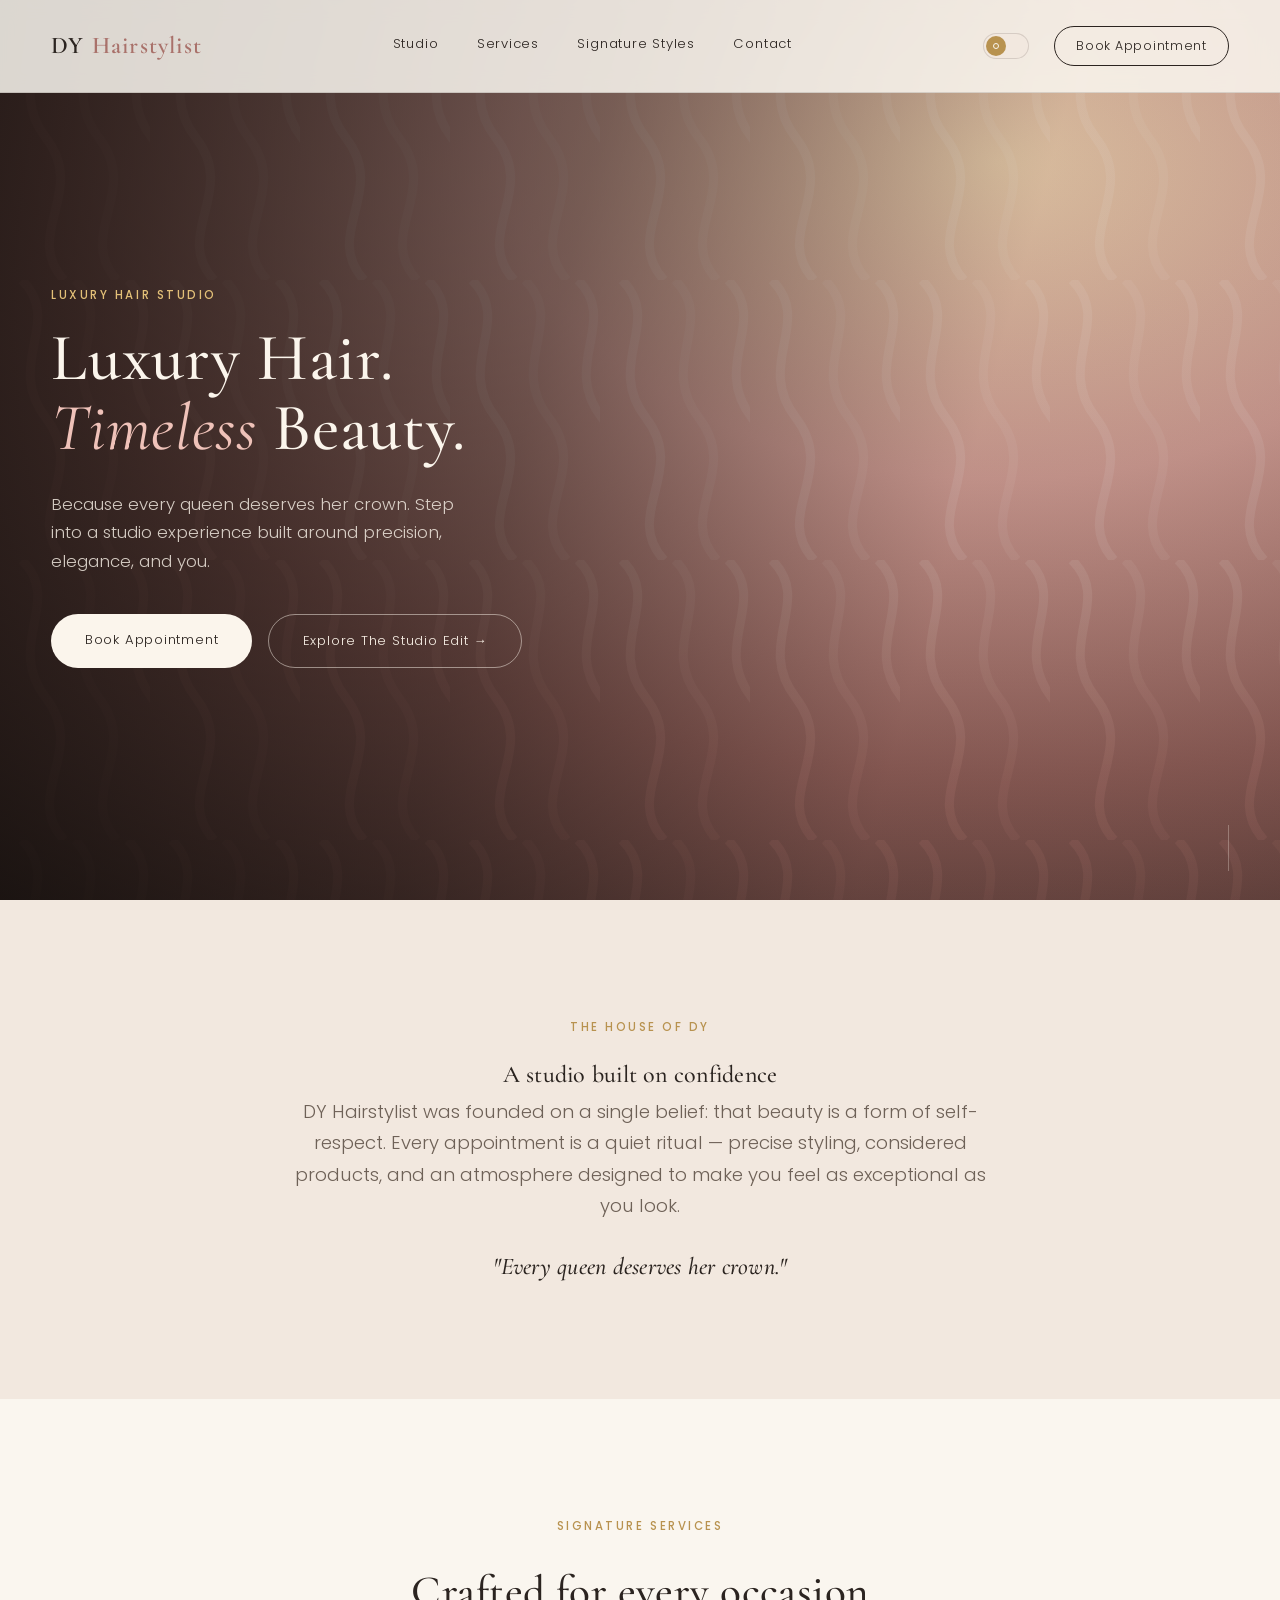
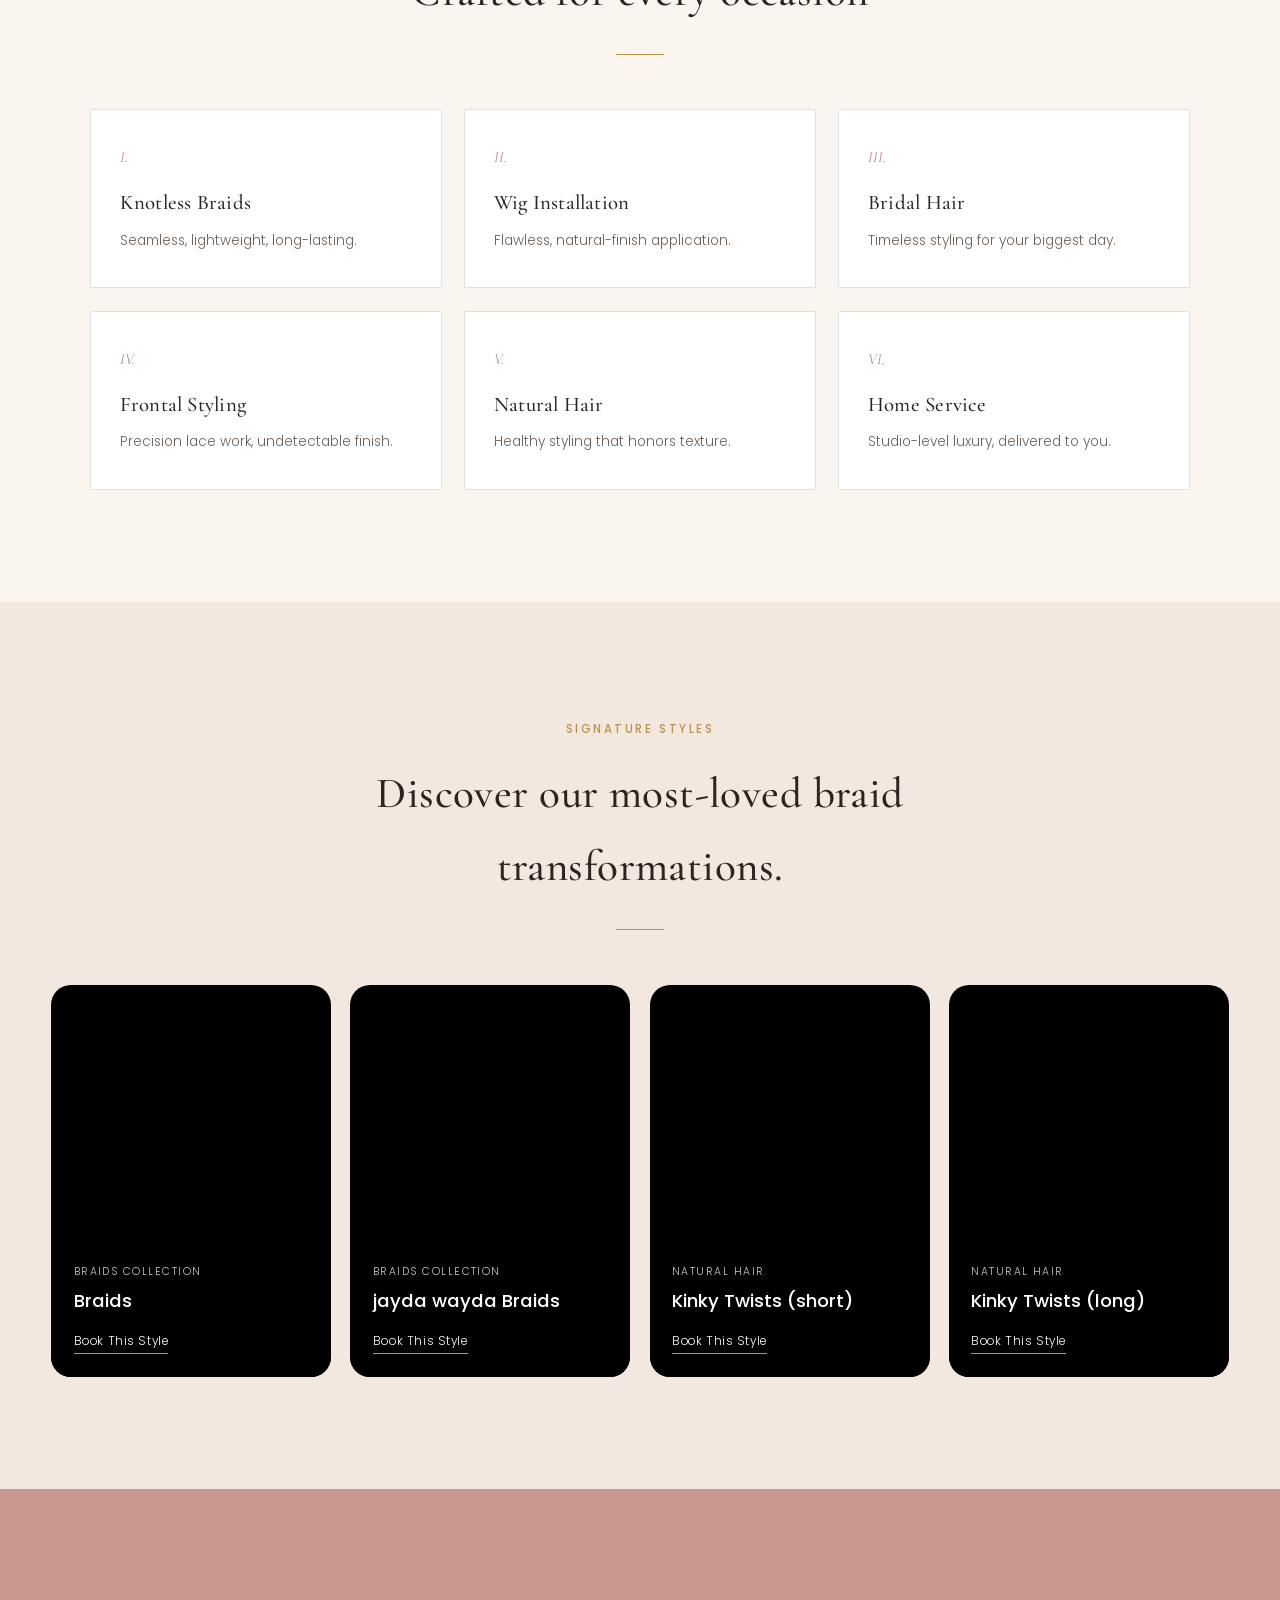
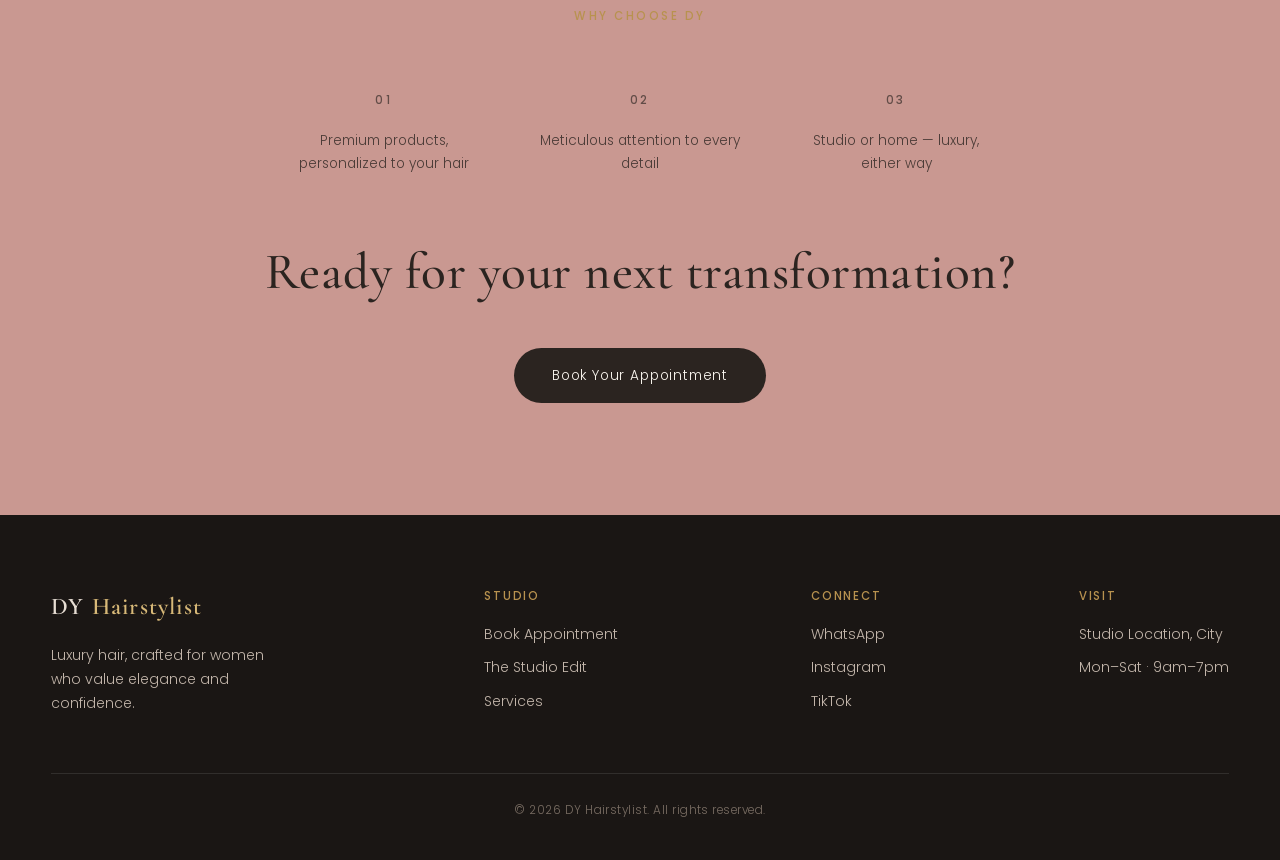
<file: index.html>
<!DOCTYPE html>
<html lang="en">

<head>
  <meta charset="UTF-8">
  <meta name="viewport" content="width=device-width, initial-scale=1.0">
  <title>DY Hairstylist — Luxury Hair Studio</title>
  <link rel="preconnect" href="https://fonts.googleapis.com">
  <link
    href="https://fonts.googleapis.com/css2?family=Cormorant+Garamond:ital,wght@0,300;0,400;0,500;0,600;1,400;1,500&family=Poppins:wght@300;400;500;600&display=swap"
    rel="stylesheet">
    <link rel="stylesheet" href="/style.css">

</head>

<body>

  <nav>
    <div class="logo">DY <span>Hairstylist</span></div>
    <div class="nav-links">
      <a href="#about">Studio</a>
      <a href="#services">Services</a>
      <a href="#edit">Signature Styles</a>
      <a href="#contact">Contact</a>
    </div>
    <div class="nav-right">
      <button class="theme-toggle" id="themeToggle" aria-label="Toggle dark mode">
        <span class="knob">
          <svg id="toggleIcon" viewBox="0 0 24 24" fill="none" stroke-width="2">
            <circle cx="12" cy="12" r="5"></circle>
          </svg>
        </span>
      </button>
      <a href="/booking.html" class="book-pill">Book Appointment</a>
      <button class="hamburger" id="hamburgerBtn" aria-label="Open menu">
        <span></span><span></span><span></span>
      </button>
    </div>
  </nav>

  <div class="menu-backdrop" id="menuBackdrop"></div>
  <div class="mobile-menu" id="mobileMenu">
    <a href="#about">Studio</a>
    <a href="#services">Services</a>
    <a href="#edit">The Edit</a>
    <a href="#contact">Contact</a>
  </div>

  <section class="hero">
    <div class="hero-bg"></div>
    <div class="hero-weave"></div>
    <div class="hero-scrim"></div>
    <!--
    PLACEHOLDER: this hero-bg/hero-weave layer stands in for real footage.
    Swap <div class="hero-bg"></div> for:
    <video autoplay muted loop playsinline class="hero-bg"
           poster="braid-poster.jpg" style="object-fit:cover;width:100%;height:100%;">
      <source src="braiding-session.mp4" type="video/mp4">
    </video>
    Ideal footage/photo: a stylist braiding a client's hair in the studio —
    hands mid-motion, warm lighting, close enough to see the parting and technique.
  -->
    <div class="hero-copy">
      <span class="eyebrow">Luxury Hair Studio</span>
      <h1>Luxury Hair.<br><em>Timeless</em> Beauty.</h1>
      <p class="sub">Because every queen deserves her crown. Step into a studio experience built around precision,
        elegance, and you.</p>
      <div class="hero-ctas">
        <a href="/booking.html" class="btn-primary">Book Appointment</a>
        <a href="#edit" class="btn-ghost">Explore The Studio Edit →</a>
      </div>
    </div>
    <div class="scroll-cue"></div>
  </section>

  <section class="about" id="about">
    <div class="about-inner reveal">
      <span class="eyebrow">The House of DY</span>
      <h2>A studio built on confidence</h2>
      <p>DY Hairstylist was founded on a single belief: that beauty is a form of self-respect. Every appointment is a
        quiet ritual — precise styling, considered products, and an atmosphere designed to make you feel as exceptional
        as you look.</p>
      <p class="display">"Every queen deserves her crown."</p>
    </div>
  </section>

  <section id="services">
    <div class="section-head reveal">
      <span class="eyebrow">Signature Services</span>
      <h2>Crafted for every occasion</h2>
      <div class="rule"></div>
    </div>
    <div class="services-grid">
      <div class="service-card reveal reveal-stagger"><span class="num">I.</span>
        <h3>Knotless Braids</h3>
        <p>Seamless, lightweight, long-lasting.</p>
      </div>
      <div class="service-card reveal reveal-stagger"><span class="num">II.</span>
        <h3>Wig Installation</h3>
        <p>Flawless, natural-finish application.</p>
      </div>
      <div class="service-card reveal reveal-stagger"><span class="num">III.</span>
        <h3>Bridal Hair</h3>
        <p>Timeless styling for your biggest day.</p>
      </div>
      <div class="service-card reveal reveal-stagger"><span class="num">IV.</span>
        <h3>Frontal Styling</h3>
        <p>Precision lace work, undetectable finish.</p>
      </div>
      <div class="service-card reveal reveal-stagger"><span class="num">V.</span>
        <h3>Natural Hair</h3>
        <p>Healthy styling that honors texture.</p>
      </div>
      <div class="service-card reveal reveal-stagger"><span class="num">VI.</span>
        <h3>Home Service</h3>
        <p>Studio-level luxury, delivered to you.</p>
      </div>
    </div>
  </section>

  <section class="about" id="edit">

    <div class="section-head reveal">
      <span class="eyebrow">Signature Styles</span>
      <h2>Discover our most-loved braid transformations.</h2>
      <div class="rule"></div>
    </div>

    <div class="edit-grid">

      <!-- Card 1 -->
      <div class="edit-card reveal reveal-stagger">
        <video autoplay muted loop playsinline>
          <source src="/braids_collections/Goddes braids.mp4" type="video/mp4">
        </video>

        <div class="info">
          <div class="cat">Braids Collection</div>
          <h4> Braids</h4>
          <a href="/booking.html" class="book-link">Book This Style</a>
        </div>
      </div>

      <!-- Card 2 -->
      <div class="edit-card reveal reveal-stagger">
        <video autoplay muted loop playsinline>
          <source src="/braids_collections/jayda wayda Braids.mp4" type="video/mp4">
        </video>

        <div class="info">
          <div class="cat">Braids Collection</div>
          <h4>jayda wayda Braids</h4>
          <a href="/booking.html" class="book-link">Book This Style</a>
        </div>
      </div>

      <!-- Card 3 -->
      <div class="edit-card reveal reveal-stagger">
        <video autoplay muted loop playsinline>
          <source src="/braids_collections/Kinky Twists short.mp4" type="video/mp4">
        </video>

        <div class="info">
          <div class="cat">Natural Hair</div>
          <h4>Kinky Twists (short) </h4>
          <a href="/booking.html" class="book-link">Book This Style</a>
        </div>
      </div>

      <!-- Card 4 -->
      <div class="edit-card reveal reveal-stagger">
        <video autoplay muted loop playsinline>
          <source src="/braids_collections/Kinky Twist long.mp4" type="video/mp4">
        </video>

        <div class="info">
          <div class="cat">Natural Hair</div>
          <h4>Kinky Twists (long) </h4>
          <a href="/booking.html" class="book-link">Book This Style</a>
        </div>
      </div>

    </div>

  </section>

  <section class="why-cta">
    <span class="eyebrow">Why Choose DY</span>
    <div class="why-pillars">
      <div class="pillar reveal reveal-stagger"><span class="eyebrow">01</span>
        <p>Premium products, personalized to your hair</p>
      </div>
      <div class="pillar reveal reveal-stagger"><span class="eyebrow">02</span>
        <p>Meticulous attention to every detail</p>
      </div>
      <div class="pillar reveal reveal-stagger"><span class="eyebrow">03</span>
        <p>Studio or home — luxury, either way</p>
      </div>
    </div>
    <h2>Ready for your next transformation?</h2>
    <a href="/booking.html" class="btn-dark">Book Your Appointment</a>
  </section>

  <footer id="contact">
    <div class="footer-grid">
      <div class="footer-col">
        <div class="logo">DY <span style="color:#D8B978">Hairstylist</span></div>
        <p style="margin-top:1rem; max-width:240px;">Luxury hair, crafted for women who value elegance and confidence.
        </p>
      </div>
      <div class="footer-col">
        <h4>Studio</h4>
        <a href="/booking.html">Book Appointment</a>
        <a href="about">The Studio Edit</a>
        <a href="services">Services</a>
      </div>
      <div class="footer-col">
        <h4>Connect</h4>
        <a href="/booking.html">WhatsApp</a>
        <a href="https://www.instagram.com/dyhairstylist29?igsh=ejQ3ZHoxNHY3MTBs -IG">Instagram</a>
        <a href="https://www.tiktok.com/@dy_hairstylist?is_from_webapp=1&sender_device=pc">TikTok</a>
      </div>
      <div class="footer-col">
        <h4>Visit</h4>
        <p>Studio Location, City</p>
        <p>Mon–Sat · 9am–7pm</p>
      </div>
    </div>
    <div class="footer-bottom">© 2026 DY Hairstylist. All rights reserved.</div>
  </footer>
    
  <script src="/script.js"></script>
  </body>
  </html>
</file>
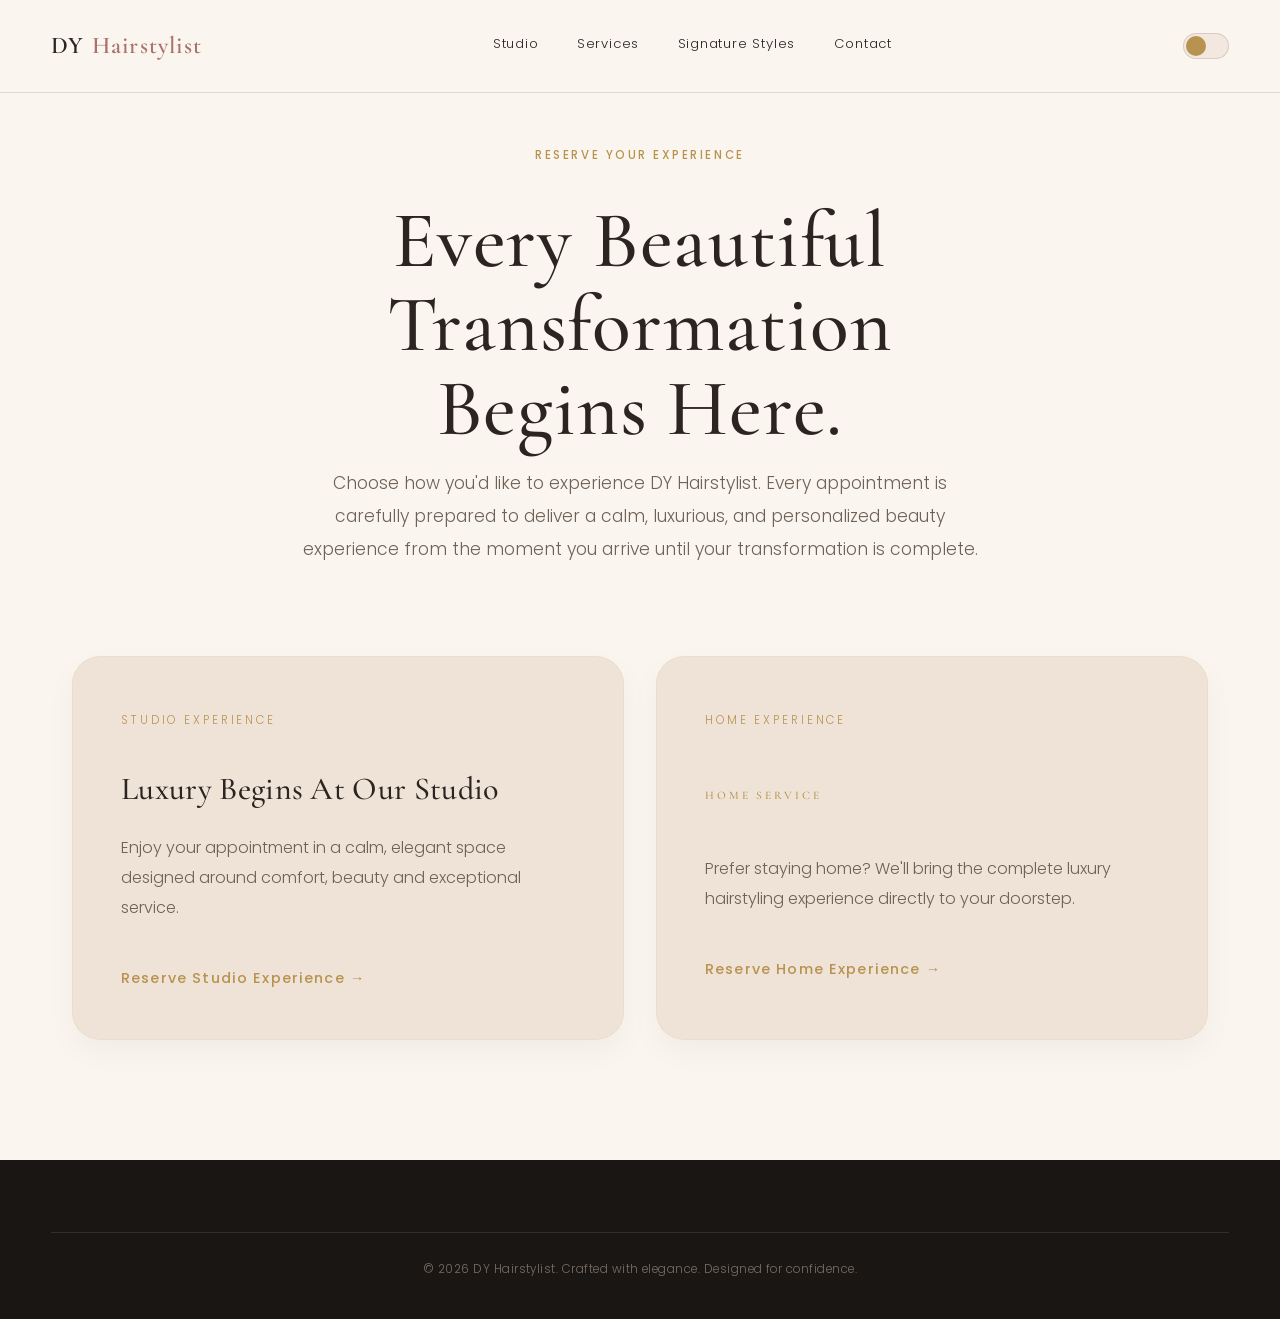
<file: booking.html>
<!DOCTYPE html>
<html lang="en">

<head>
    <meta charset="UTF-8">
    <meta name="viewport" content="width=device-width, initial-scale=1.0">

    <title>Reserve Your Experience | DY Hairstylist</title>

    <!-- Fonts -->
    <link rel="preconnect" href="https://fonts.googleapis.com">

    <link
        href="https://fonts.googleapis.com/css2?family=Cormorant+Garamond:wght@300;400;500;600&family=Poppins:wght@300;400;500;600&display=swap"
        rel="stylesheet">

    <link rel="stylesheet" href="/style.css">
    <link rel="stylesheet" href="/booking.css">
</head>

<body>

    <!-- ================= NAVIGATION ================= -->

    <nav>

        <div class="logo">
            DY <span>Hairstylist</span>
        </div>

        <div class="nav-links">
            <a href="index.html#about">Studio</a>
            <a href="index.html#services">Services</a>
            <a href="index.html#edit">Signature Styles</a>
            <a href="index.html#contact">Contact</a>
        </div>

        <div class="nav-right">

            <button class="theme-toggle" id="themeToggle">

                <span class="knob">

                    <svg id="toggleIcon" viewBox="0 0 24 24"></svg>

                </span>

            </button>

        </div>

    </nav>

    <!-- ================= HERO ================= -->

    <section class="booking-hero">

        <span class="eyebrow reveal">
            Reserve Your Experience
        </span>

        <h1 class="reveal">
            Every Beautiful Transformation
            <br>
            Begins Here.
        </h1>

        <p class="reveal">

            Choose how you'd like to experience
            DY Hairstylist.

            Every appointment is carefully prepared to deliver a calm, luxurious, and personalized beauty experience
            from the moment you arrive until your transformation is complete.

        </p>

    </section>

    <!-- ================= EXPERIENCE ================= -->

    <section class="experience-section">

        <div class="experience-grid">

            <!-- Studio -->

            <div class="experience-card reveal" data-experience="Studio Experience">

                <span class="experience-label">

                    Studio Experience

                </span>

                <h3>

                    Luxury Begins At Our Studio

                </h3>

                <p>

                    Enjoy your appointment in a calm,
                    elegant space designed around comfort,
                    beauty and exceptional service.

                </p>

                <button class="choose-btn">

                    Reserve Studio Experience →

                </button>
            </div>

            <!-- Home -->

            <div class="experience-card reveal" data-experience="Home Service">

                <span class="experience-label">

                    Home Experience

                </span>

                <h3>

                    <span class="experience-label">

                        Home Service

                    </span>

                </h3>

                <p>

                    Prefer staying home?

                    We'll bring the complete luxury
                    hairstyling experience directly
                    to your doorstep.

                </p>

                <button class="choose-btn">

                    Reserve Home Experience →

                </button>
            </div>

        </div>

    </section>

    <!-- ================= FORM ================= -->

    <section id="bookingFormSection" class="booking-section hidden">

        <div class="booking-intro">
            <span class="eyebrow" id="bookingGreeting">
                Welcome.
            </span>

            <h2>Let's plan your experience.</h2>

            <p>

                Every appointment is thoughtfully prepared around your chosen service and preferred schedule.

                Complete the details below and we'll begin preparing your luxury experience.

            </p>
        </div>

        <form id="bookingForm" class="booking-form">

            <div class="form-group">
                <label>Full Name</label>
                <input type="text" id="fullName" required>
            </div>

            <div class="form-group">
                <label>Phone Number</label>
                <input type="tel" id="phone" required>
            </div>

            <div class="form-group">
                <label>Email Address (Optional)</label>
                <input type="email" id="email">
            </div>

            <div class="form-group">

                <label>Choose a Service</label>

                <select id="service" required>

                    <option value="">Select a Service</option>

                    <optgroup label="Braids">

                        <option>Knotless Braids</option>
                        <option>Boho Braids</option>
                        <option>Stitch Braids</option>
                        <option>Fulani Braids</option>
                        <option>Goddess Braids</option>
                        <option>Cornrows</option>
                        <option>Kinky Twists</option>

                    </optgroup>

                    <optgroup label="Wigs">

                        <option>Braided Wig</option>
                        <option>Wig Installation</option>
                        <option>Frontal Installation</option>
                        <option>Wig Revamp</option>

                    </optgroup>

                    <optgroup label="Special Appointments">

                        <option>Bridal Hairstyling</option>
                        <option>Children's Hairstyling</option>
                        <option>Consultation</option>

                    </optgroup>

                </select>
            </div>

            <div class="form-group">

                <label>Preferred Date</label>

                <input type="date" id="date">

            </div>

            <div class="form-group">

                <label>Preferred Time</label>

                <input type="time" id="time">

            </div>

            <div class="form-group hidden" id="addressGroup">

                <label>Home Address</label>

                <textarea id="address"></textarea>

            </div>

            <div class="form-group">

                <label>Additional Notes</label>

                <textarea id="notes" placeholder="Tell us anything you'd like us to know..."></textarea>

            </div>

            <button type="submit" class="btn-primary">

               Review Booking

            </button>

        </form>

    </section>

    <!-- ================= SUMMARY ================= -->

    <section id="bookingSummary" class="summary-section hidden">

        <div class="summary-card">

            <span class="eyebrow">
                Reservation Preview
            </span>

            <h2>Your Appointment</h2>

            <p class="summary-message">

                Please review your appointment details before continuing to WhatsApp.

            </p>

            <div class="summary-item">
                <span>Experience</span>
                <strong id="summaryExperience"></strong>
            </div>

            <div class="summary-item">
                <span>Name</span>
                <strong id="summaryName"></strong>
            </div>

            <div class="summary-item">
                <span>Service</span>
                <strong id="summaryService"></strong>
            </div>

            <div class="summary-item">
                <span>Date</span>
                <strong id="summaryDate"></strong>
            </div>

            <div class="summary-item">
                <span>Time</span>
                <strong id="summaryTime"></strong>
            </div>

            <p class="reservation-note">

                Your reservation request is almost complete.

                Continue to WhatsApp to send your booking directly to DY Hairstylist.

            </p>

            <button id="whatsappBtn" class="whatsapp-btn">

                Send Booking via WhatsApp

            </button>

        </div>

    </section>

    <!-- ================= FOOTER ================= -->

    <footer>

        <div class="footer-bottom">

            © 2026 DY Hairstylist.

            Crafted with elegance. Designed for confidence.

        </div>

    </footer>

    <script src="/script.js"></script>
    <script src="/booking.js"></script>

</body>

</html>
</file>
<file: style.css>
:root {
    --bg: #FAF6EF;
    --bg-alt: #F2E8DF;
    --bg-panel: #EFE3D8;
    --text: #2B2420;
    --text-soft: #6E6157;
    --accent-rose: #C99891;
    --accent-rose-deep: #A9716A;
    --accent-gold: #B8924F;
    --line: rgba(43, 36, 32, 0.14);
    --card-bg: #FFFFFF;
    --shadow: rgba(43, 36, 32, 0.08);
    --transition: 0.5s cubic-bezier(.4, 0, .2, 1);
  }

  html[data-theme="dark"] {
    --bg: #1A1614;
    --bg-alt: #221C19;
    --bg-panel: #2A2220;
    --text: #F3ECE3;
    --text-soft: #C2B5AA;
    --accent-rose: #DBACA5;
    --accent-rose-deep: #E8C2BB;
    --accent-gold: #D8B978;
    --line: rgba(243, 236, 227, 0.14);
    --card-bg: #241E1B;
    --shadow: rgba(0, 0, 0, 0.35);
  }

  * {
    margin: 0;
    padding: 0;
    box-sizing: border-box;
  }

  html {
    scroll-behavior: smooth;
  }

  body {
    background: var(--bg);
    color: var(--text);
    font-family: 'Poppins', sans-serif;
    font-weight: 300;
    line-height: 1.7;
    transition: background var(--transition), color var(--transition);
    overflow-x: hidden;
  }

  h1,
  h2,
  h3,
  .display {
    font-family: 'Cormorant Garamond', serif;
    font-weight: 500;
    letter-spacing: 0.01em;
  }

  .eyebrow {
    font-family: 'Poppins', sans-serif;
    font-size: 0.72rem;
    letter-spacing: 0.22em;
    text-transform: uppercase;
    color: var(--accent-gold);
    font-weight: 500;
    display: inline-block;
    margin-bottom: 1.1rem;
  }

  a {
    color: inherit;
    text-decoration: none;
  }

  img,
  svg {
    display: block;
    max-width: 100%;
  }

  /* ---------- NAV ---------- */
  nav {
    position: fixed;
    top: 0;
    left: 0;
    right: 0;
    z-index: 100;
    display: flex;
    align-items: center;
    justify-content: space-between;
    padding: 1.6rem 4vw;
    background: color-mix(in srgb, var(--bg) 86%, transparent);
    backdrop-filter: blur(10px);
    border-bottom: 1px solid var(--line);
    transition: background var(--transition), border-color var(--transition);
  }

  .logo {
    font-family: 'Cormorant Garamond', serif;
    font-size: 1.5rem;
    font-weight: 600;
    letter-spacing: 0.05em;
  }

  .logo span {
    color: var(--accent-rose-deep);
  }

  .nav-links {
    display: flex;
    gap: 2.4rem;
    font-size: 0.82rem;
    letter-spacing: 0.06em;
  }

  .nav-links a {
    position: relative;
    padding-bottom: 4px;
  }

  .nav-links a::after {
    content: "";
    position: absolute;
    left: 0;
    bottom: 0;
    width: 0%;
    height: 1px;
    background: var(--accent-gold);
    transition: width 0.4s ease;
  }

  .nav-links a:hover::after {
    width: 100%;
  }

  .nav-right {
    display: flex;
    align-items: center;
    gap: 1.6rem;
  }

  .book-pill {
    border: 1px solid var(--text);
    padding: 0.55rem 1.3rem;
    border-radius: 100px;
    font-size: 0.78rem;
    letter-spacing: 0.06em;
    transition: background var(--transition), color var(--transition), border-color var(--transition);
  }

  .book-pill:hover {
    background: var(--text);
    color: var(--bg);
  }

  .theme-toggle {
    width: 46px;
    height: 26px;
    border-radius: 100px;
    border: 1px solid var(--line);
    background: var(--bg-alt);
    position: relative;
    cursor: pointer;
    display: flex;
    align-items: center;
    padding: 2px;
    transition: background var(--transition);
  }

  .theme-toggle .knob {
    width: 20px;
    height: 20px;
    border-radius: 50%;
    background: var(--accent-gold);
    display: flex;
    align-items: center;
    justify-content: center;
    transform: translateX(0px);
    transition: transform 0.4s cubic-bezier(.4, 0, .2, 1), background 0.4s;
  }

  html[data-theme="dark"] .theme-toggle .knob {
    transform: translateX(18px);
  }

  .theme-toggle svg {
    width: 12px;
    height: 12px;
    stroke: var(--bg);
  }

  /* ---------- HERO ---------- */
  .hero {
    position: relative;
    min-height: 100vh;
    display: flex;
    align-items: center;
    overflow: hidden;
    padding: 0 4vw;
  }

  .hero-bg {
    position: absolute;
    inset: 0;
    z-index: 0;
    background: radial-gradient(120% 110% at 78% 18%, #E9CCAA 0%, #CE9B92 32%, #8C5C56 62%, #2B1E1B 100%);
    transform: scale(1);
    animation: kenburns 24s ease-in-out infinite alternate;
  }

  html[data-theme="dark"] .hero-bg {
    background: radial-gradient(120% 110% at 78% 18%, #6E4A42 0%, #4A332E 38%, #281E1A 68%, #120E0C 100%);
  }

  @keyframes kenburns {
    from {
      transform: scale(1) translate(0, 0);
    }

    to {
      transform: scale(1.09) translate(-1.5%, -1.5%);
    }
  }

  .hero-weave {
    position: absolute;
    inset: 0;
    z-index: 1;
    opacity: 0.16;
    mix-blend-mode: overlay;
    background-repeat: repeat;
    background-size: 150px 280px;
    background-image: url("data:image/svg+xml,<svg xmlns='http://www.w3.org/2000/svg' width='150' height='280'><path d='M22,0 C64,42 4,84 46,138 C88,192 22,234 64,280' stroke='white' stroke-width='9' fill='none' opacity='0.55'/><path d='M75,0 C117,42 57,84 99,138 C141,192 75,234 117,280' stroke='white' stroke-width='9' fill='none' opacity='0.35'/><path d='M128,0 C170,42 110,84 152,138 C194,192 128,234 170,280' stroke='white' stroke-width='9' fill='none' opacity='0.5'/></svg>");
  }

  .hero-scrim {
    position: absolute;
    inset: 0;
    z-index: 2;
    background: linear-gradient(105deg, rgba(18, 14, 12, 0.8) 0%, rgba(18, 14, 12, 0.48) 42%, rgba(18, 14, 12, 0.08) 72%);
  }

  html[data-theme="dark"] .hero-scrim {
    background: linear-gradient(105deg, rgba(8, 6, 5, 0.88) 0%, rgba(8, 6, 5, 0.58) 42%, rgba(8, 6, 5, 0.15) 72%);
  }

  @media (prefers-reduced-motion: reduce) {
    .hero-bg {
      animation: none;
    }
  }

  .hero-copy {
    position: relative;
    z-index: 3;
    max-width: 560px;
    padding: 9rem 0 6rem;
  }

  .hero-copy .eyebrow {
    color: #E3C078;
  }

  .hero-copy h1 {
    font-size: clamp(2.8rem, 5.2vw, 4.6rem);
    line-height: 1.06;
    margin-bottom: 1.6rem;
  }

  .hero-copy h1 {
    color: #FBF5EC;
  }

  .hero-copy h1 em {
    color: #EFC2B9;
    font-style: italic;
    font-weight: 400;
  }

  .hero-copy p.sub {
    font-size: 1.05rem;
    max-width: 420px;
    margin-bottom: 2.4rem;
  }

  .hero-copy p.sub {
    color: rgba(247, 239, 229, 0.82);
  }

  .hero-ctas {
    display: flex;
    gap: 1rem;
    flex-wrap: wrap;
  }

  .btn-primary {
    background: #FBF5EC;
    color: #2B2420;
    padding: 0.95rem 2.1rem;
    border-radius: 100px;
    font-size: 0.82rem;
    letter-spacing: 0.06em;
    transition: opacity 0.3s;
  }

  .btn-primary:hover {
    opacity: 0.82;
  }

  .btn-ghost {
    padding: 0.95rem 2.1rem;
    border-radius: 100px;
    border: 1px solid var(--line);
    font-size: 0.82rem;
    letter-spacing: 0.06em;
    display: inline-flex;
    align-items: center;
    gap: 0.5rem;
    transition: border-color 0.3s;
  }

  .hero-copy .btn-ghost {
    border-color: rgba(247, 239, 229, 0.5);
    color: #F7EFE5;
  }

  .hero-copy .btn-ghost:hover {
    border-color: #E3C078;
  }

  .hero-caption {
    position: absolute;
    bottom: 1.8rem;
    left: 4vw;
    z-index: 3;
    font-size: 0.7rem;
    letter-spacing: 0.12em;
    text-transform: uppercase;
    color: rgba(247, 239, 229, 0.6);
  }

  .scroll-cue {
    position: absolute;
    bottom: 1.8rem;
    right: 4vw;
    z-index: 3;
    width: 1px;
    height: 46px;
    background: rgba(247, 239, 229, 0.3);
    overflow: hidden;
  }

  .scroll-cue::after {
    content: "";
    position: absolute;
    top: -100%;
    left: 0;
    width: 100%;
    height: 100%;
    background: #E3C078;
    animation: scrollcue 2.8s ease-in-out infinite;
  }

  @keyframes scrollcue {
    0% {
      top: -100%;
    }

    60% {
      top: 100%;
    }

    100% {
      top: 100%;
    }
  }

  @media (prefers-reduced-motion: reduce) {
    .scroll-cue::after {
      animation: none;
      top: 0;
    }
  }

  @media (prefers-reduced-motion: reduce) {
    html {
      scroll-behavior: auto;
    }
  }

  /* ---------- SECTION SHARED ---------- */
  section {
    padding: 7rem 4vw;
    position: relative;
  }

  .section-head {
    text-align: center;
    max-width: 640px;
    margin: 0 auto 3.4rem;
  }

  .section-head h2 {
    font-size: clamp(2rem, 3.4vw, 2.7rem);
  }

  .rule {
    width: 48px;
    height: 1px;
    background: var(--accent-gold);
    margin: 1.6rem auto 0;
  }

  /* ---------- ABOUT ---------- */
  .about {
    background: var(--bg-alt);
  }

  .about-inner {
    max-width: 720px;
    margin: 0 auto;
    text-align: center;
  }

  .about-inner p {
    font-size: 1.15rem;
    color: var(--text-soft);
  }

  .about-inner .display {
    font-size: 1.5rem;
    font-style: italic;
    color: var(--text);
    margin-top: 1.6rem;
  }

  /* ---------- SERVICES ---------- */
  .services-grid {
    display: grid;
    grid-template-columns: repeat(3, 1fr);
    gap: 1.4rem;
    max-width: 1100px;
    margin: 0 auto;
  }

  .service-card {
    background: var(--card-bg);
    border: 1px solid var(--line);
    padding: 2.2rem 1.8rem;
    border-radius: 2px;
    transition: transform 0.4s ease, box-shadow 0.4s ease, border-color 0.4s ease;
  }

  .service-card:hover {
    transform: translateY(-6px);
    box-shadow: 0 18px 40px var(--shadow);
    border-color: var(--accent-gold);
  }

  .service-card .num {
    font-family: 'Cormorant Garamond', serif;
    font-style: italic;
    font-size: 0.95rem;
    color: var(--accent-rose-deep);
    margin-bottom: 0.9rem;
    display: block;
  }

  .service-card h3 {
    font-size: 1.3rem;
    font-weight: 500;
    margin-bottom: 0.5rem;
  }

  .service-card p {
    font-size: 0.85rem;
    color: var(--text-soft);
  }

  /* ---------- SIGNATURE STYLES ---------- */

  .edit-grid {
    display: grid;
    grid-template-columns: repeat(4, 1fr);
    gap: 1.2rem;
    max-width: 1200px;
    margin: 0 auto;
  }

  .edit-card {
    aspect-ratio: 3 / 4.2;
    position: relative;
    overflow: hidden;
    border-radius: 20px;
    background: #000;
    cursor: pointer;
    transition: transform 0.4s ease;
  }

  .edit-card:hover {
    transform: translateY(-6px);
  }

  .edit-card video {
    width: 100%;
    height: 100%;
    object-fit: cover;
    display: block;
    transition: transform 0.6s ease;
  }

  .edit-card:hover video {
    transform: scale(1.05);
  }

  .edit-card .info {
    position: absolute;
    left: 0;
    right: 0;
    bottom: 0;
    padding: 1.4rem;
    color: #fff;
    background: linear-gradient(to top,
        rgba(0, 0, 0, 0.82),
        rgba(0, 0, 0, 0.25),
        transparent);
    transition: transform 0.4s ease;
  }

  .edit-card:hover .info {
    transform: translateY(-4px);
  }

  .edit-card .cat {
    font-size: 0.66rem;
    letter-spacing: 0.14em;
    text-transform: uppercase;
    opacity: 0.8;
  }

  .edit-card h4 {
    font-size: 1.15rem;
    font-weight: 500;
    margin: 0.25rem 0 0.6rem;
  }

  .edit-card .book-link {
    display: inline-block;
    font-size: 0.74rem;
    letter-spacing: 0.05em;
    color: #fff;
    text-decoration: none;
    border-bottom: 1px solid rgba(255, 255, 255, 0.6);
    padding-bottom: 2px;
    transition: border-color 0.3s ease;
  }

  .edit-card .book-link:hover {
    border-color: #fff;
  }

  /* ---------- Responsive ---------- */

  @media (max-width: 992px) {
    .edit-grid {
      grid-template-columns: repeat(2, 1fr);
    }
  }

  @media (max-width: 640px) {
    .edit-grid {
      grid-template-columns: 1fr;
    }

    .edit-card {
      aspect-ratio: 4 / 5;
    }
  }

  /* ---------- WHY / CTA ---------- */
  .why-cta {
    background: var(--accent-rose);
    color: #2B2420;
    text-align: center;
  }

  html[data-theme="dark"] .why-cta {
    background: var(--bg-panel);
    color: var(--text);
  }

  .why-pillars {
    display: flex;
    justify-content: center;
    gap: 3.5rem;
    margin: 2.6rem 0 3.4rem;
    flex-wrap: wrap;
  }

  .pillar {
    max-width: 200px;
  }

  .pillar .eyebrow {
    color: #2B2420;
    opacity: 0.65;
  }

  html[data-theme="dark"] .pillar .eyebrow {
    color: var(--accent-gold);
    opacity: 1;
  }

  .pillar p {
    font-size: 0.85rem;
    opacity: 0.8;
  }

  .why-cta h2 {
    font-size: clamp(2.2rem, 4vw, 3.2rem);
    margin-bottom: 2rem;
  }

  .btn-dark {
    background: #2B2420;
    color: #FAF6EF;
    padding: 1rem 2.4rem;
    border-radius: 100px;
    font-size: 0.85rem;
    letter-spacing: 0.06em;
    display: inline-block;
    transition: opacity 0.3s;
  }

  .btn-dark:hover {
    opacity: 0.85;
  }

  /* ---------- FOOTER ---------- */
  footer {
    background: #1A1614;
    color: #E7DED4;
    padding: 4.5rem 4vw 2.5rem;
  }

  .footer-grid {
    display: flex;
    justify-content: space-between;
    flex-wrap: wrap;
    gap: 2.5rem;
    max-width: 1200px;
    margin: 0 auto 3rem;
  }

  .footer-grid .logo {
    color: #E7DED4;
  }

  .footer-col h4 {
    font-size: 0.72rem;
    letter-spacing: 0.16em;
    text-transform: uppercase;
    color: #B8924F;
    margin-bottom: 1rem;
    font-weight: 500;
  }

  .footer-col a,
  .footer-col p {
    font-size: 0.88rem;
    color: #C2B5AA;
    display: block;
    margin-bottom: 0.6rem;
  }

  .footer-bottom {
    border-top: 1px solid rgba(255, 255, 255, 0.1);
    padding-top: 1.6rem;
    text-align: center;
    font-size: 0.74rem;
    color: #7A6E64;
    letter-spacing: 0.04em;
  }

  /* ---------- SCROLL REVEAL ---------- */
  .reveal {
    opacity: 0;
    transform: translateY(22px);
    transition: opacity 0.9s ease, transform 0.9s ease;
  }

  .reveal.in-view {
    opacity: 1;
    transform: translateY(0);
  }

  .reveal-stagger.in-view:nth-child(1) {
    transition-delay: 0s;
  }

  .reveal-stagger.in-view:nth-child(2) {
    transition-delay: 0.12s;
  }

  .reveal-stagger.in-view:nth-child(3) {
    transition-delay: 0.24s;
  }

  .reveal-stagger.in-view:nth-child(4) {
    transition-delay: 0.36s;
  }

  .reveal-stagger.in-view:nth-child(5) {
    transition-delay: 0.48s;
  }

  .reveal-stagger.in-view:nth-child(6) {
    transition-delay: 0.6s;
  }

  @media (prefers-reduced-motion: reduce) {
    .reveal {
      opacity: 1;
      transform: none;
      transition: none;
    }
  }

  /* ---------- MOBILE MENU ---------- */
  .hamburger {
    display: none;
    flex-direction: column;
    gap: 5px;
    width: 24px;
    background: none;
    border: none;
    cursor: pointer;
  }

  .hamburger span {
    width: 100%;
    height: 1px;
    background: var(--text);
    transition: transform 0.3s ease, opacity 0.3s ease;
  }

  .mobile-menu {
    position: fixed;
    top: 0;
    right: 0;
    width: min(78vw, 320px);
    height: 100vh;
    background: var(--bg);
    border-left: 1px solid var(--line);
    z-index: 99;
    display: flex;
    flex-direction: column;
    justify-content: center;
    gap: 1.8rem;
    padding: 0 3rem;
    transform: translateX(100%);
    transition: transform 0.45s cubic-bezier(.4, 0, .2, 1);
  }

  .mobile-menu.open {
    transform: translateX(0);
  }

  .mobile-menu a {
    font-family: 'Cormorant Garamond', serif;
    font-size: 1.4rem;
  }

  .menu-backdrop {
    position: fixed;
    inset: 0;
    background: rgba(0, 0, 0, 0.35);
    z-index: 98;
    opacity: 0;
    pointer-events: none;
    transition: opacity 0.4s ease;
  }

  .menu-backdrop.open {
    opacity: 1;
    pointer-events: auto;
  }

  @media (max-width: 900px) {
    .hamburger {
      display: flex;
    }
  }

  @media (max-width: 900px) {
    .nav-links {
      display: none;
    }

    .hero-copy {
      padding: 7rem 0 5rem;
    }

    .services-grid {
      grid-template-columns: 1fr 1fr;
    }

    .edit-grid {
      grid-template-columns: 1fr 1fr;
    }

    .why-pillars {
      gap: 2rem;
    }
  }

  @media (max-width: 560px) {
    .services-grid {
      grid-template-columns: 1fr;
    }

    .edit-grid {
      grid-template-columns: 1fr;
    }

    section {
      padding: 4.5rem 6vw;
    }
  }

  :focus-visible {
    outline: 2px solid var(--accent-gold);
    outline-offset: 3px;
  }
</file>
<file: booking.css>
/* ==========================================================
   BOOKING PAGE
   ========================================================== */

.booking-hero {
    max-width: 900px;
    margin: 140px auto 90px;
    padding: 0 2rem;
    text-align: center;
}

.booking-hero h1 {
    font-size: clamp(3rem, 7vw, 5rem);
    line-height: 1.05;
    margin: 1rem 0;
}

.booking-hero p {
    max-width: 680px;
    margin: 0 auto;
    color: var(--text-soft);
    font-size: 1.08rem;
    line-height: 1.9;
}

/* ==========================================================
   EXPERIENCE SECTION
   ========================================================== */

.experience-section {
    max-width: 1200px;
    margin: 0 auto 120px;
    padding: 0 2rem;
}

.experience-grid {
    display: grid;
    grid-template-columns: repeat(2, 1fr);
    gap: 2rem;
}

.experience-card {

    position: relative;

    padding: 3rem;

    background: var(--bg-panel);

    border: 1px solid rgba(216, 185, 120, .15);

    border-radius: 28px;

    cursor: pointer;

    overflow: hidden;

    transition:
        transform .45s ease,
        box-shadow .45s ease,
        border-color .45s ease;

    box-shadow:
        0 12px 30px rgba(0, 0, 0, .04);

}

.experience-card::before {

    content: "";

    position: absolute;

    inset: 0;

    background: linear-gradient(135deg,
            rgba(216, 185, 120, .04),
            transparent 60%);

    opacity: 0;

    transition: .45s;

}

.experience-card:hover {

    transform: translateY(-12px);

    border-color: rgba(216, 185, 120, .45);

    box-shadow:
        0 30px 70px rgba(0, 0, 0, .08);

}

.experience-card:hover::before {

    opacity: 1;

}

.experience-card.active{

    border:2px solid var(--accent-gold);

    box-shadow:
        0 35px 80px rgba(216,185,120,.16);

}

.experience-label {

    display: inline-block;

    margin-bottom: 2rem;

    font-size: .72rem;

    text-transform: uppercase;

    letter-spacing: .25em;

    color: var(--accent-gold);

}

.experience-card h3 {

    font-size: 2rem;

    margin-bottom: 1rem;

}

.experience-card p {

    color: var(--text-soft);

    line-height: 1.9;

    margin-bottom: 2.5rem;

}

.choose-btn {

    background: none;

    border: none;

    padding: 0;

    font-family: inherit;

    font-size: .9rem;

    font-weight: 500;

    letter-spacing: .08em;

    color: var(--accent-gold);

    cursor: pointer;

    transition: .35s;

}

.choose-btn:hover {

    transform: translateX(8px);

    letter-spacing: .05em;

}

/* ==========================================================
   BOOKING FORM
   ========================================================== */

.booking-section {

    max-width: 900px;

    margin: 0 auto 120px;

    padding: 0 2rem;

    opacity: 0;

    transform: translateY(60px);

    transition: .8s ease;

}

.booking-section.show {

    opacity: 1;

    transform: translateY(0);

}

.booking-form{

    background:var(--bg-panel);

    border-radius:30px;

    padding:3rem;

    border:1px solid rgba(216,185,120,.15);

    box-shadow:
        0 25px 60px rgba(0,0,0,.05);

}

.form-group {

    margin-bottom: 1.8rem;

}

.form-group label {

    display: block;

    margin-bottom: .8rem;

    font-size: .85rem;

    letter-spacing: .08em;

    text-transform: uppercase;

    color: var(--text-soft);

}

.form-group input,
.form-group textarea,
.form-group select {

    width: 100%;

    padding: 1rem 1.2rem;

    border-radius: 16px;

    border: 1px solid rgba(216, 185, 120, .18);

    background: transparent;

    color: var(--text);

    font-family: inherit;

    font-size: 1rem;

    transition: .35s;

}

.form-group textarea {

    resize: vertical;

    min-height: 160px;

}

.form-group input:focus,
.form-group textarea:focus,
.form-group select:focus {

    outline: none;

    border-color: var(--accent-gold);

    box-shadow: 0 0 0 5px rgba(216, 185, 120, .08);

}

/* ==========================================================
   SUMMARY
   ========================================================== */

.summary-section {

    max-width: 700px;

    margin: 0 auto 120px;

    padding: 0 2rem;

    opacity: 0;

    transform: translateY(60px);

    transition: .8s ease;

}

.summary-section.show {

    opacity: 1;

    transform: translateY(0);

}

.summary-card{

    padding:3rem;

    border-radius:30px;

    background:var(--bg-panel);

    border:1px solid rgba(216,185,120,.15);

    box-shadow:
        0 25px 60px rgba(0,0,0,.06);

}

.summary-card h2 {

    margin-bottom: 2rem;
    font-weight: 500;

}

.summary-item{

    display:flex;

    justify-content:space-between;

    align-items:center;

    gap:1rem;

    padding:1rem 0;

    border-bottom:1px solid rgba(216,185,120,.12);

}

.summary-item:last-child {

    border: none;

}

/* ==========================================================
   WHATSAPP BUTTON
   ========================================================== */

.whatsapp-btn{

    display:flex;

    justify-content:center;

    align-items:center;

    gap:.8rem;

    width:100%;

    margin-top:2rem;

    padding:1rem 1.4rem;

    border:none;

    border-radius:18px;

    background:#25D366;

    color:#fff;

    font-size:1rem;

    font-weight:600;

    cursor:pointer;

    transition:
        transform .35s ease,
        box-shadow .35s ease,
        opacity .35s ease;

}

.whatsapp-btn:hover{

    transform:translateY(-4px);

    box-shadow:
        0 18px 35px rgba(37,211,102,.25);

}

/* ==========================================================
   UTILITIES
   ========================================================== */

.hidden {

    display: none;

}

/* ==========================================================
   BOOKING INTRO
========================================================== */

.booking-intro{

    text-align:center;

    margin-bottom:3rem;

}

.booking-intro p{

    max-width:560px;

    margin:1rem auto 0;

    color:var(--text-soft);

    line-height:1.9;

}

.summary-message{

    text-align:center;

    margin:1rem 0 2rem;

    color:var(--text-soft);

    line-height:1.8;

}

.reservation-note{

    margin:2rem 0;

    text-align:center;

    color:var(--text-soft);

    line-height:1.8;

    font-style:italic;

}

/* ==========================================================
   RESPONSIVE
   ========================================================== */

@media(max-width:900px) {

    .experience-grid {

        grid-template-columns: 1fr;

    }

    .experience-card {

        padding: 2.2rem;

    }

    .booking-form {

        padding: 2rem;

    }

}

@media(max-width:600px) {

    .booking-hero {

        margin-top: 120px;

    }

    .booking-form{

         padding:1.8rem;

}

    .summary-card{

         padding:2rem;

}

    .booking-hero h1 {

        font-size: 2.6rem;

    }

    .experience-card h3 {

        font-size: 1.6rem;

    }

}
</file>
